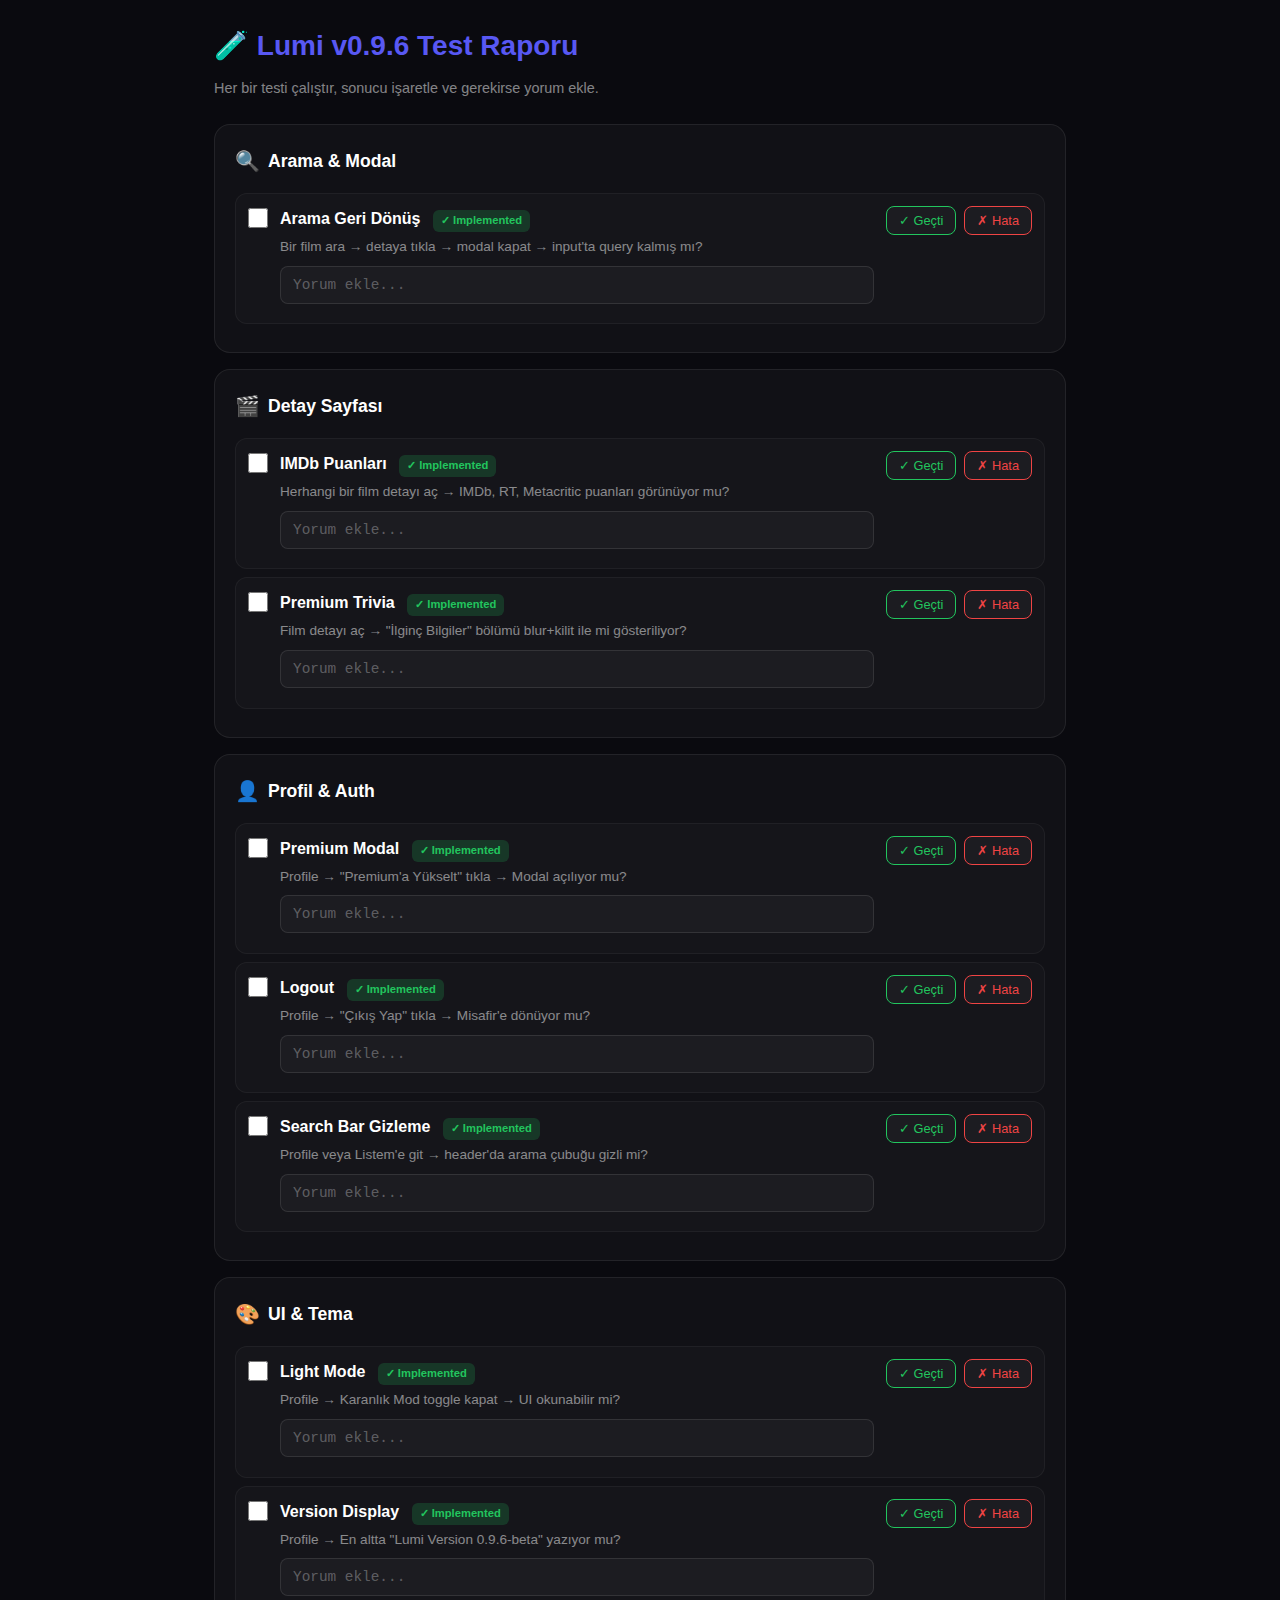
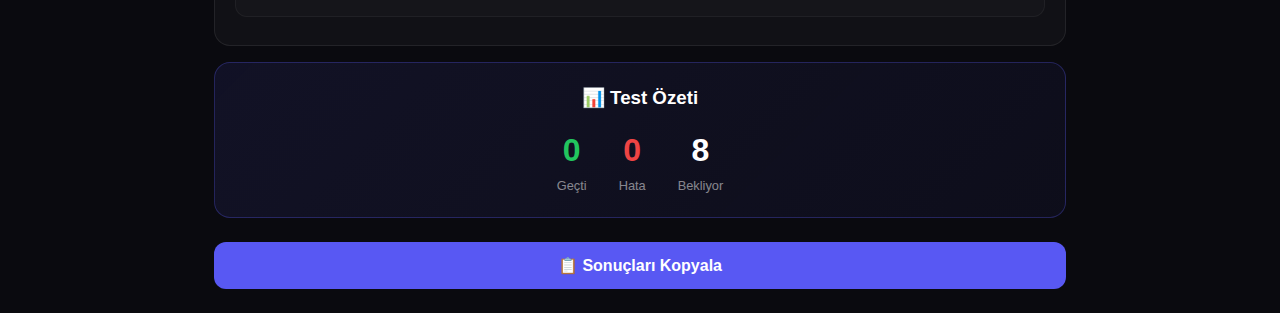
<file: test-report.html>
<!DOCTYPE html>
<html lang="tr">

<head>
    <meta charset="UTF-8">
    <meta name="viewport" content="width=device-width, initial-scale=1.0">
    <title>Lumi v0.9.6 - Test Raporu</title>
    <style>
        * {
            box-sizing: border-box;
            margin: 0;
            padding: 0;
        }

        body {
            font-family: 'Segoe UI', Tahoma, Geneva, Verdana, sans-serif;
            background: #0a0a0f;
            color: #fff;
            padding: 24px;
            max-width: 900px;
            margin: 0 auto;
            line-height: 1.6;
        }

        h1 {
            color: #5858f3;
            margin-bottom: 8px;
            font-size: 1.75rem;
        }

        .subtitle {
            color: rgba(255, 255, 255, 0.5);
            margin-bottom: 24px;
            font-size: 0.9rem;
        }

        .section {
            background: rgba(255, 255, 255, 0.03);
            border: 1px solid rgba(255, 255, 255, 0.08);
            border-radius: 16px;
            padding: 20px;
            margin-bottom: 16px;
        }

        .section h2 {
            font-size: 1.1rem;
            margin-bottom: 16px;
            display: flex;
            align-items: center;
            gap: 8px;
        }

        .section h2 span {
            font-size: 1.25rem;
        }

        .test-item {
            display: grid;
            grid-template-columns: auto 1fr auto;
            gap: 12px;
            align-items: start;
            padding: 12px;
            border-radius: 12px;
            margin-bottom: 8px;
            background: rgba(255, 255, 255, 0.02);
            border: 1px solid rgba(255, 255, 255, 0.05);
        }

        .test-item:hover {
            background: rgba(255, 255, 255, 0.05);
        }

        .test-item input[type="checkbox"] {
            width: 20px;
            height: 20px;
            accent-color: #5858f3;
            cursor: pointer;
            margin-top: 2px;
        }

        .test-info {
            flex: 1;
        }

        .test-name {
            font-weight: 600;
            margin-bottom: 4px;
        }

        .test-how {
            font-size: 0.85rem;
            color: rgba(255, 255, 255, 0.5);
        }

        .test-status {
            display: flex;
            gap: 8px;
        }

        .status-btn {
            padding: 6px 12px;
            border-radius: 8px;
            border: 1px solid rgba(255, 255, 255, 0.1);
            background: rgba(255, 255, 255, 0.03);
            color: rgba(255, 255, 255, 0.6);
            cursor: pointer;
            font-size: 0.8rem;
            transition: all 0.2s;
        }

        .status-btn:hover {
            background: rgba(255, 255, 255, 0.1);
        }

        .status-btn.pass {
            border-color: #22c55e;
            color: #22c55e;
        }

        .status-btn.pass.active {
            background: #22c55e;
            color: #000;
        }

        .status-btn.fail {
            border-color: #ef4444;
            color: #ef4444;
        }

        .status-btn.fail.active {
            background: #ef4444;
            color: #fff;
        }

        .comment-input {
            width: 100%;
            margin-top: 8px;
            padding: 10px 12px;
            border-radius: 8px;
            border: 1px solid rgba(255, 255, 255, 0.1);
            background: rgba(255, 255, 255, 0.03);
            color: #fff;
            font-size: 0.9rem;
            resize: none;
        }

        .comment-input:focus {
            outline: none;
            border-color: #5858f3;
        }

        .comment-input::placeholder {
            color: rgba(255, 255, 255, 0.3);
        }

        .summary {
            background: linear-gradient(135deg, rgba(88, 88, 243, 0.1), rgba(88, 88, 243, 0.05));
            border: 1px solid rgba(88, 88, 243, 0.3);
            border-radius: 16px;
            padding: 20px;
            text-align: center;
        }

        .summary h3 {
            margin-bottom: 12px;
        }

        .stats {
            display: flex;
            justify-content: center;
            gap: 32px;
        }

        .stat {
            text-align: center;
        }

        .stat-value {
            font-size: 2rem;
            font-weight: 700;
        }

        .stat-label {
            font-size: 0.8rem;
            color: rgba(255, 255, 255, 0.5);
        }

        .stat-value.pass {
            color: #22c55e;
        }

        .stat-value.fail {
            color: #ef4444;
        }

        .export-btn {
            display: block;
            width: 100%;
            margin-top: 24px;
            padding: 14px;
            background: #5858f3;
            border: none;
            border-radius: 12px;
            color: #fff;
            font-weight: 600;
            font-size: 1rem;
            cursor: pointer;
            transition: all 0.2s;
        }

        .export-btn:hover {
            background: #4747d6;
            transform: translateY(-2px);
        }

        .completed .test-name {
            text-decoration: line-through;
            opacity: 0.6;
        }

        .badge {
            display: inline-block;
            padding: 2px 8px;
            border-radius: 6px;
            font-size: 0.7rem;
            font-weight: 600;
            margin-left: 8px;
        }

        .badge.done {
            background: rgba(34, 197, 94, 0.2);
            color: #22c55e;
        }

        .badge.pending {
            background: rgba(234, 179, 8, 0.2);
            color: #eab308;
        }
    </style>
</head>

<body>
    <h1>🧪 Lumi v0.9.6 Test Raporu</h1>
    <p class="subtitle">Her bir testi çalıştır, sonucu işaretle ve gerekirse yorum ekle.</p>

    <div class="section">
        <h2><span>🔍</span> Arama & Modal</h2>
        <div class="test-item" data-test="search-restore">
            <input type="checkbox" onchange="toggleComplete(this)">
            <div class="test-info">
                <div class="test-name">Arama Geri Dönüş <span class="badge done">✓ Implemented</span></div>
                <div class="test-how">Bir film ara → detaya tıkla → modal kapat → input'ta query kalmış mı?</div>
                <textarea class="comment-input" placeholder="Yorum ekle..." rows="1"></textarea>
            </div>
            <div class="test-status">
                <button class="status-btn pass" onclick="setStatus(this, 'pass')">✓ Geçti</button>
                <button class="status-btn fail" onclick="setStatus(this, 'fail')">✗ Hata</button>
            </div>
        </div>
    </div>

    <div class="section">
        <h2><span>🎬</span> Detay Sayfası</h2>
        <div class="test-item" data-test="imdb-rating">
            <input type="checkbox" onchange="toggleComplete(this)">
            <div class="test-info">
                <div class="test-name">IMDb Puanları <span class="badge done">✓ Implemented</span></div>
                <div class="test-how">Herhangi bir film detayı aç → IMDb, RT, Metacritic puanları görünüyor mu?</div>
                <textarea class="comment-input" placeholder="Yorum ekle..." rows="1"></textarea>
            </div>
            <div class="test-status">
                <button class="status-btn pass" onclick="setStatus(this, 'pass')">✓ Geçti</button>
                <button class="status-btn fail" onclick="setStatus(this, 'fail')">✗ Hata</button>
            </div>
        </div>
        <div class="test-item" data-test="trivia">
            <input type="checkbox" onchange="toggleComplete(this)">
            <div class="test-info">
                <div class="test-name">Premium Trivia <span class="badge done">✓ Implemented</span></div>
                <div class="test-how">Film detayı aç → "İlginç Bilgiler" bölümü blur+kilit ile mi gösteriliyor?</div>
                <textarea class="comment-input" placeholder="Yorum ekle..." rows="1"></textarea>
            </div>
            <div class="test-status">
                <button class="status-btn pass" onclick="setStatus(this, 'pass')">✓ Geçti</button>
                <button class="status-btn fail" onclick="setStatus(this, 'fail')">✗ Hata</button>
            </div>
        </div>
    </div>

    <div class="section">
        <h2><span>👤</span> Profil & Auth</h2>
        <div class="test-item" data-test="premium-btn">
            <input type="checkbox" onchange="toggleComplete(this)">
            <div class="test-info">
                <div class="test-name">Premium Modal <span class="badge done">✓ Implemented</span></div>
                <div class="test-how">Profile → "Premium'a Yükselt" tıkla → Modal açılıyor mu?</div>
                <textarea class="comment-input" placeholder="Yorum ekle..." rows="1"></textarea>
            </div>
            <div class="test-status">
                <button class="status-btn pass" onclick="setStatus(this, 'pass')">✓ Geçti</button>
                <button class="status-btn fail" onclick="setStatus(this, 'fail')">✗ Hata</button>
            </div>
        </div>
        <div class="test-item" data-test="logout-btn">
            <input type="checkbox" onchange="toggleComplete(this)">
            <div class="test-info">
                <div class="test-name">Logout <span class="badge done">✓ Implemented</span></div>
                <div class="test-how">Profile → "Çıkış Yap" tıkla → Misafir'e dönüyor mu?</div>
                <textarea class="comment-input" placeholder="Yorum ekle..." rows="1"></textarea>
            </div>
            <div class="test-status">
                <button class="status-btn pass" onclick="setStatus(this, 'pass')">✓ Geçti</button>
                <button class="status-btn fail" onclick="setStatus(this, 'fail')">✗ Hata</button>
            </div>
        </div>
        <div class="test-item" data-test="search-hide">
            <input type="checkbox" onchange="toggleComplete(this)">
            <div class="test-info">
                <div class="test-name">Search Bar Gizleme <span class="badge done">✓ Implemented</span></div>
                <div class="test-how">Profile veya Listem'e git → header'da arama çubuğu gizli mi?</div>
                <textarea class="comment-input" placeholder="Yorum ekle..." rows="1"></textarea>
            </div>
            <div class="test-status">
                <button class="status-btn pass" onclick="setStatus(this, 'pass')">✓ Geçti</button>
                <button class="status-btn fail" onclick="setStatus(this, 'fail')">✗ Hata</button>
            </div>
        </div>
    </div>

    <div class="section">
        <h2><span>🎨</span> UI & Tema</h2>
        <div class="test-item" data-test="light-mode">
            <input type="checkbox" onchange="toggleComplete(this)">
            <div class="test-info">
                <div class="test-name">Light Mode <span class="badge done">✓ Implemented</span></div>
                <div class="test-how">Profile → Karanlık Mod toggle kapat → UI okunabilir mi?</div>
                <textarea class="comment-input" placeholder="Yorum ekle..." rows="1"></textarea>
            </div>
            <div class="test-status">
                <button class="status-btn pass" onclick="setStatus(this, 'pass')">✓ Geçti</button>
                <button class="status-btn fail" onclick="setStatus(this, 'fail')">✗ Hata</button>
            </div>
        </div>
        <div class="test-item" data-test="version">
            <input type="checkbox" onchange="toggleComplete(this)">
            <div class="test-info">
                <div class="test-name">Version Display <span class="badge done">✓ Implemented</span></div>
                <div class="test-how">Profile → En altta "Lumi Version 0.9.6-beta" yazıyor mu?</div>
                <textarea class="comment-input" placeholder="Yorum ekle..." rows="1"></textarea>
            </div>
            <div class="test-status">
                <button class="status-btn pass" onclick="setStatus(this, 'pass')">✓ Geçti</button>
                <button class="status-btn fail" onclick="setStatus(this, 'fail')">✗ Hata</button>
            </div>
        </div>
    </div>

    <div class="summary">
        <h3>📊 Test Özeti</h3>
        <div class="stats">
            <div class="stat">
                <div class="stat-value pass" id="pass-count">0</div>
                <div class="stat-label">Geçti</div>
            </div>
            <div class="stat">
                <div class="stat-value fail" id="fail-count">0</div>
                <div class="stat-label">Hata</div>
            </div>
            <div class="stat">
                <div class="stat-value" id="pending-count">8</div>
                <div class="stat-label">Bekliyor</div>
            </div>
        </div>
    </div>

    <button class="export-btn" onclick="exportResults()">📋 Sonuçları Kopyala</button>

    <script>
        function setStatus(btn, status) {
            const container = btn.closest('.test-status');
            container.querySelectorAll('.status-btn').forEach(b => b.classList.remove('active'));
            btn.classList.add('active');
            updateSummary();
        }

        function toggleComplete(checkbox) {
            const item = checkbox.closest('.test-item');
            if (checkbox.checked) {
                item.classList.add('completed');
            } else {
                item.classList.remove('completed');
            }
        }

        function updateSummary() {
            const passCount = document.querySelectorAll('.status-btn.pass.active').length;
            const failCount = document.querySelectorAll('.status-btn.fail.active').length;
            const total = document.querySelectorAll('.test-item').length;

            document.getElementById('pass-count').textContent = passCount;
            document.getElementById('fail-count').textContent = failCount;
            document.getElementById('pending-count').textContent = total - passCount - failCount;
        }

        function exportResults() {
            let results = '# Lumi v0.9.6 Test Sonuçları\n\n';
            document.querySelectorAll('.test-item').forEach(item => {
                const name = item.querySelector('.test-name').textContent.split('✓')[0].trim();
                const pass = item.querySelector('.status-btn.pass.active');
                const fail = item.querySelector('.status-btn.fail.active');
                const comment = item.querySelector('.comment-input').value;

                let status = '⏳ Bekliyor';
                if (pass) status = '✅ Geçti';
                if (fail) status = '❌ Hata';

                results += `- ${name}: ${status}\n`;
                if (comment) results += `  > ${comment}\n`;
            });

            navigator.clipboard.writeText(results).then(() => {
                alert('Sonuçlar panoya kopyalandı!');
            });
        }
    </script>
</body>

</html>
</file>
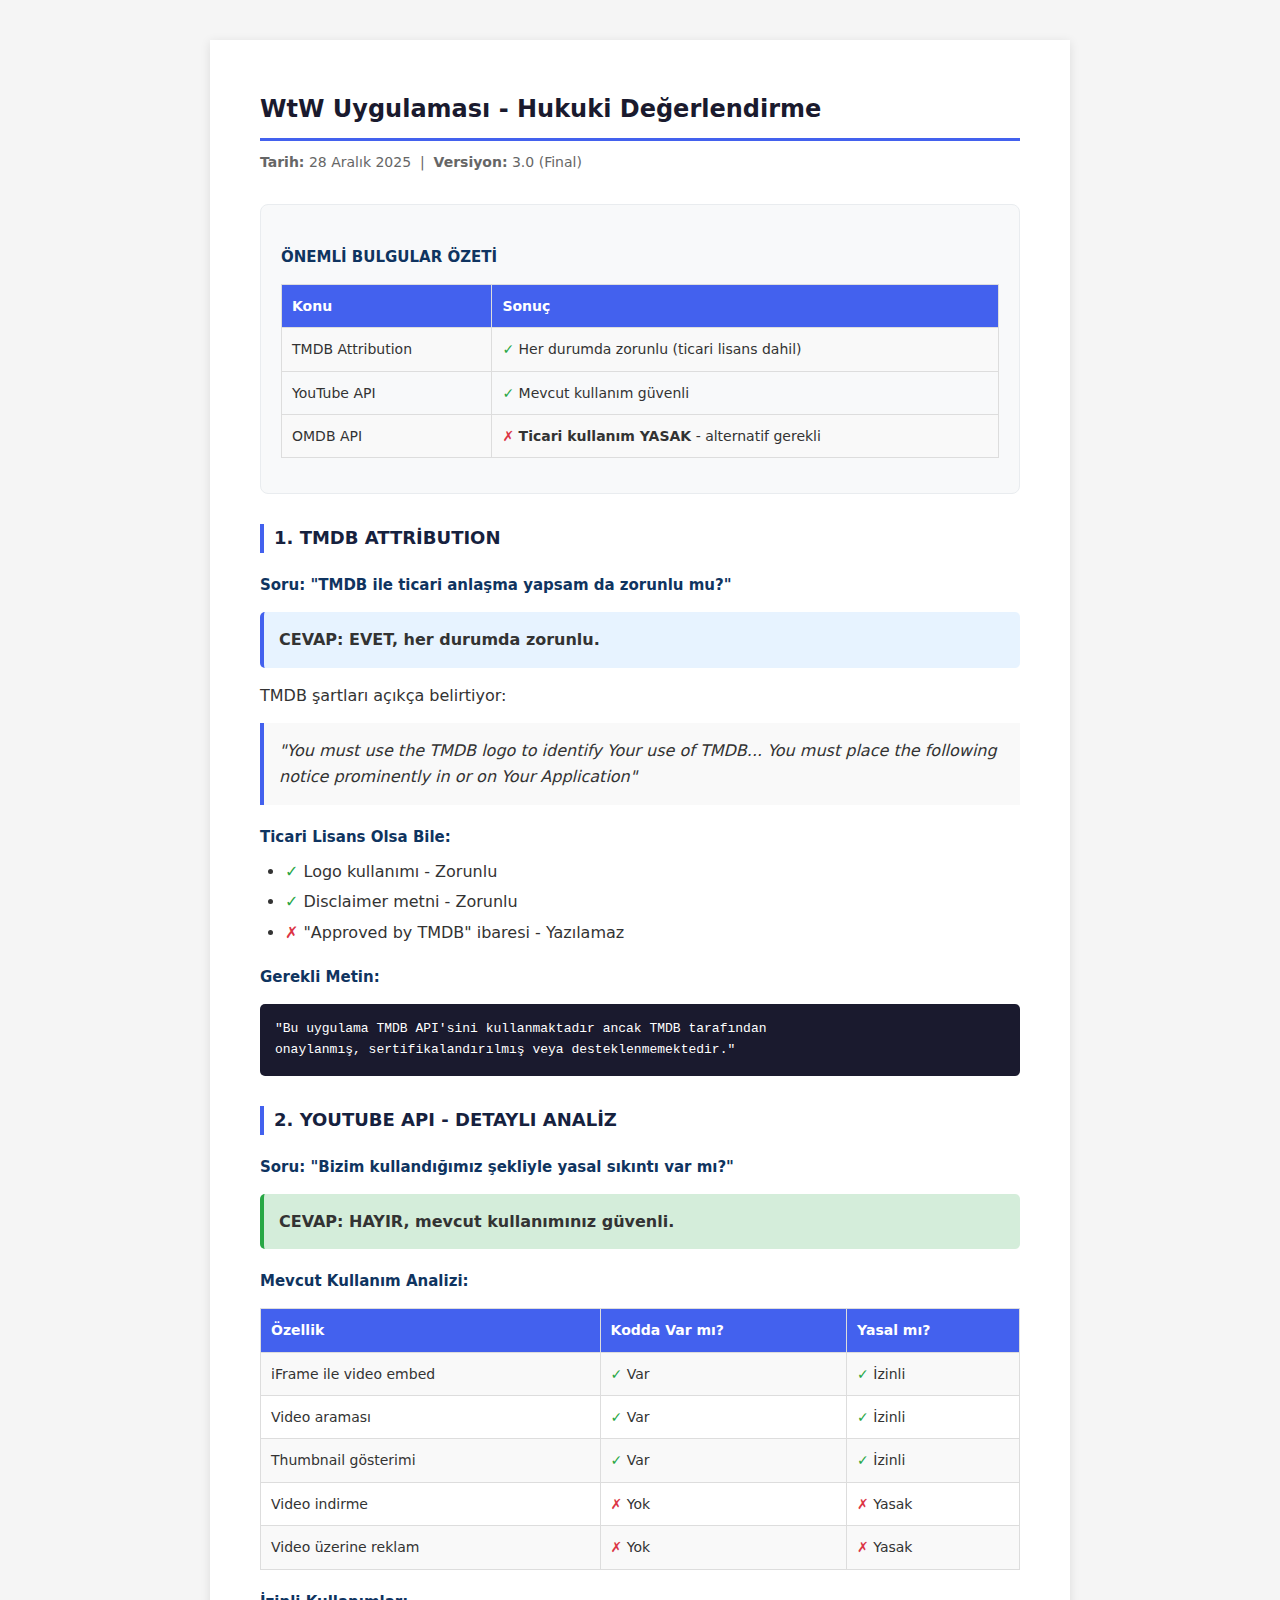
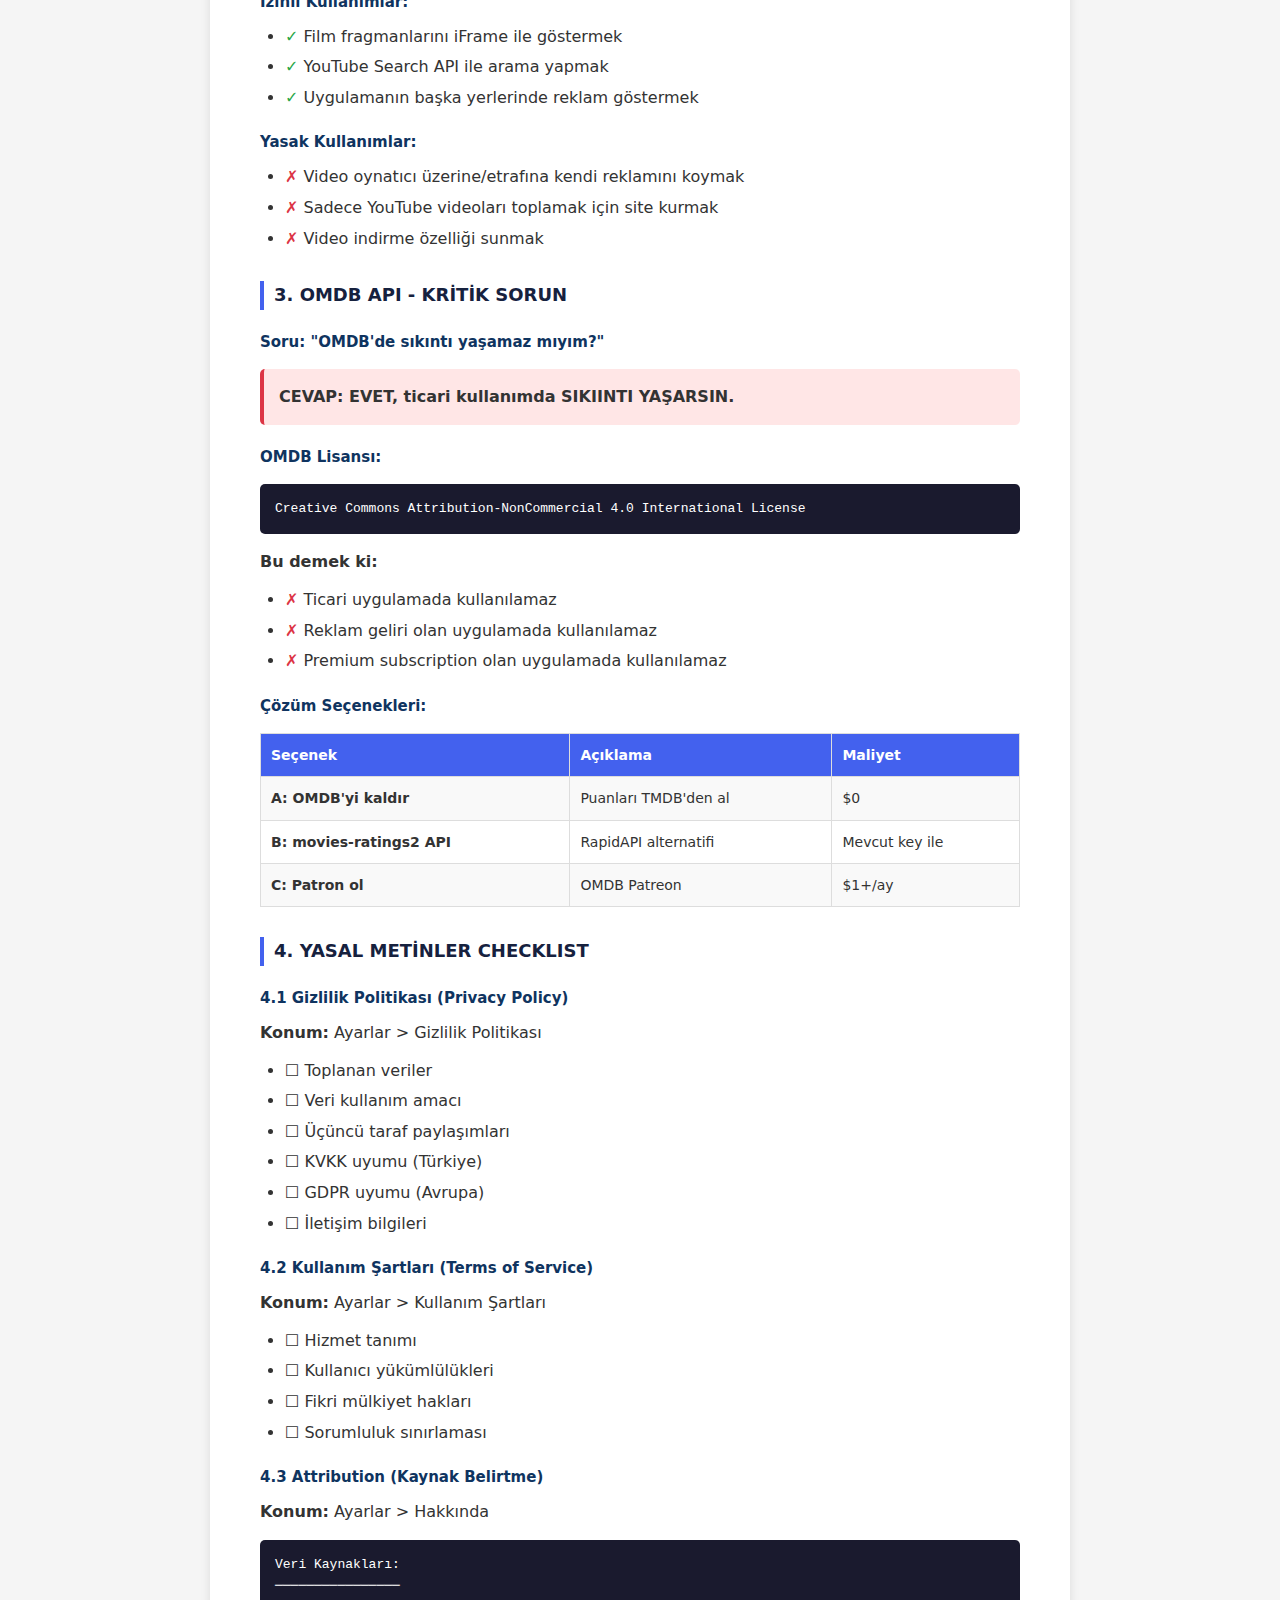
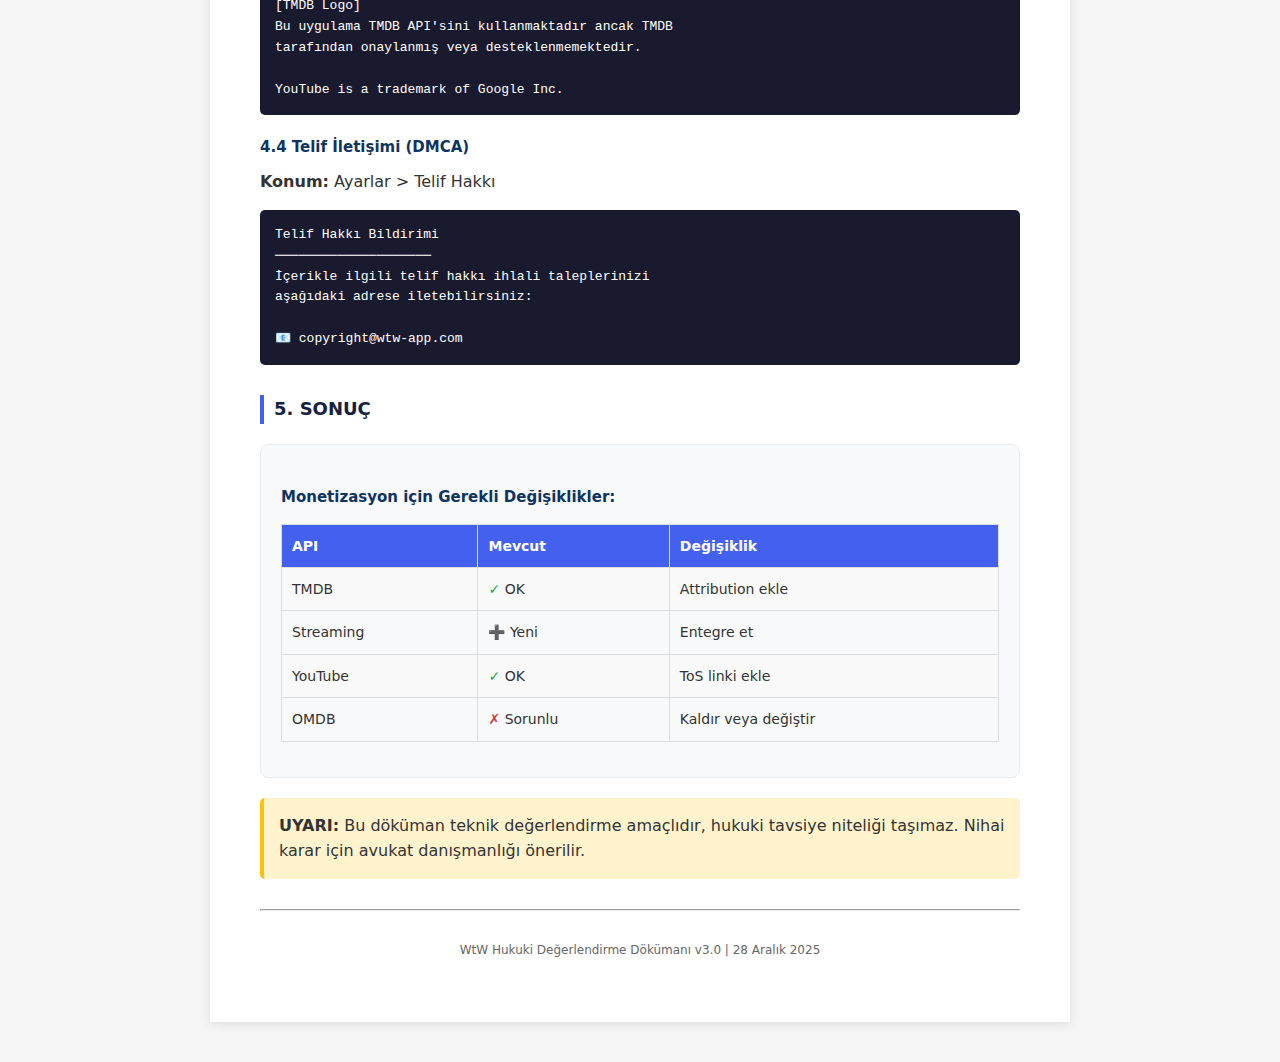
<file: docs/legal_briefing.html>
<!DOCTYPE html>
<html lang="tr">

<head>
    <meta charset="UTF-8">
    <meta name="viewport" content="width=device-width, initial-scale=1.0">
    <title>WtW Uygulaması - Hukuki Değerlendirme</title>
    <style>
        * {
            margin: 0;
            padding: 0;
            box-sizing: border-box;
        }

        body {
            font-family: 'Segoe UI', system-ui, sans-serif;
            line-height: 1.6;
            color: #333;
            max-width: 900px;
            margin: 0 auto;
            padding: 40px 20px;
            background: #f5f5f5;
        }

        .document {
            background: white;
            padding: 50px;
            box-shadow: 0 2px 10px rgba(0, 0, 0, 0.1);
        }

        h1 {
            color: #1a1a2e;
            font-size: 24px;
            margin-bottom: 10px;
            border-bottom: 3px solid #4361ee;
            padding-bottom: 10px;
        }

        h2 {
            color: #16213e;
            font-size: 18px;
            margin-top: 30px;
            margin-bottom: 15px;
            border-left: 4px solid #4361ee;
            padding-left: 10px;
        }

        h3 {
            color: #0f3460;
            font-size: 15px;
            margin-top: 20px;
            margin-bottom: 10px;
        }

        p {
            margin-bottom: 12px;
        }

        table {
            width: 100%;
            border-collapse: collapse;
            margin: 15px 0;
            font-size: 14px;
        }

        th,
        td {
            border: 1px solid #ddd;
            padding: 10px;
            text-align: left;
        }

        th {
            background: #4361ee;
            color: white;
        }

        tr:nth-child(even) {
            background: #f9f9f9;
        }

        code {
            background: #f4f4f4;
            padding: 2px 6px;
            border-radius: 3px;
            font-family: 'Consolas', monospace;
            font-size: 13px;
        }

        pre {
            background: #1a1a2e;
            color: #fff;
            padding: 15px;
            border-radius: 5px;
            overflow-x: auto;
            margin: 15px 0;
            font-size: 13px;
        }

        .alert {
            padding: 15px;
            border-radius: 5px;
            margin: 15px 0;
        }

        .alert-danger {
            background: #ffe6e6;
            border-left: 4px solid #dc3545;
        }

        .alert-warning {
            background: #fff3cd;
            border-left: 4px solid #ffc107;
        }

        .alert-success {
            background: #d4edda;
            border-left: 4px solid #28a745;
        }

        .alert-info {
            background: #e7f3ff;
            border-left: 4px solid #4361ee;
        }

        .header-info {
            color: #666;
            font-size: 14px;
            margin-bottom: 30px;
        }

        .summary-box {
            background: #f8f9fa;
            padding: 20px;
            border-radius: 8px;
            margin: 20px 0;
            border: 1px solid #e9ecef;
        }

        ul,
        ol {
            margin-left: 25px;
            margin-bottom: 15px;
        }

        li {
            margin-bottom: 5px;
        }

        .check {
            color: #28a745;
        }

        .cross {
            color: #dc3545;
        }

        .warn {
            color: #ffc107;
        }

        @media print {
            body {
                background: white;
                padding: 0;
            }

            .document {
                box-shadow: none;
                padding: 20px;
            }
        }
    </style>
</head>

<body>
    <div class="document">
        <h1>WtW Uygulaması - Hukuki Değerlendirme</h1>
        <p class="header-info">
            <strong>Tarih:</strong> 28 Aralık 2025 &nbsp;|&nbsp;
            <strong>Versiyon:</strong> 3.0 (Final)
        </p>

        <div class="summary-box">
            <h3>ÖNEMLİ BULGULAR ÖZETİ</h3>
            <table>
                <tr>
                    <th>Konu</th>
                    <th>Sonuç</th>
                </tr>
                <tr>
                    <td>TMDB Attribution</td>
                    <td><span class="check">✓</span> Her durumda zorunlu (ticari lisans dahil)</td>
                </tr>
                <tr>
                    <td>YouTube API</td>
                    <td><span class="check">✓</span> Mevcut kullanım güvenli</td>
                </tr>
                <tr>
                    <td>OMDB API</td>
                    <td><span class="cross">✗</span> <strong>Ticari kullanım YASAK</strong> - alternatif gerekli</td>
                </tr>
            </table>
        </div>

        <h2>1. TMDB ATTRİBUTION</h2>

        <h3>Soru: "TMDB ile ticari anlaşma yapsam da zorunlu mu?"</h3>
        <div class="alert alert-info">
            <strong>CEVAP: EVET, her durumda zorunlu.</strong>
        </div>

        <p>TMDB şartları açıkça belirtiyor:</p>
        <blockquote
            style="background:#f9f9f9; padding:15px; border-left:4px solid #4361ee; margin:15px 0; font-style:italic;">
            "You must use the TMDB logo to identify Your use of TMDB... You must place the following notice prominently
            in or on Your Application"
        </blockquote>

        <h3>Ticari Lisans Olsa Bile:</h3>
        <ul>
            <li><span class="check">✓</span> Logo kullanımı - Zorunlu</li>
            <li><span class="check">✓</span> Disclaimer metni - Zorunlu</li>
            <li><span class="cross">✗</span> "Approved by TMDB" ibaresi - Yazılamaz</li>
        </ul>

        <h3>Gerekli Metin:</h3>
        <pre>"Bu uygulama TMDB API'sini kullanmaktadır ancak TMDB tarafından 
onaylanmış, sertifikalandırılmış veya desteklenmemektedir."</pre>

        <h2>2. YOUTUBE API - DETAYLI ANALİZ</h2>

        <h3>Soru: "Bizim kullandığımız şekliyle yasal sıkıntı var mı?"</h3>
        <div class="alert alert-success">
            <strong>CEVAP: HAYIR, mevcut kullanımınız güvenli.</strong>
        </div>

        <h3>Mevcut Kullanım Analizi:</h3>
        <table>
            <tr>
                <th>Özellik</th>
                <th>Kodda Var mı?</th>
                <th>Yasal mı?</th>
            </tr>
            <tr>
                <td>iFrame ile video embed</td>
                <td><span class="check">✓</span> Var</td>
                <td><span class="check">✓</span> İzinli</td>
            </tr>
            <tr>
                <td>Video araması</td>
                <td><span class="check">✓</span> Var</td>
                <td><span class="check">✓</span> İzinli</td>
            </tr>
            <tr>
                <td>Thumbnail gösterimi</td>
                <td><span class="check">✓</span> Var</td>
                <td><span class="check">✓</span> İzinli</td>
            </tr>
            <tr>
                <td>Video indirme</td>
                <td><span class="cross">✗</span> Yok</td>
                <td><span class="cross">✗</span> Yasak</td>
            </tr>
            <tr>
                <td>Video üzerine reklam</td>
                <td><span class="cross">✗</span> Yok</td>
                <td><span class="cross">✗</span> Yasak</td>
            </tr>
        </table>

        <h3>İzinli Kullanımlar:</h3>
        <ul>
            <li><span class="check">✓</span> Film fragmanlarını iFrame ile göstermek</li>
            <li><span class="check">✓</span> YouTube Search API ile arama yapmak</li>
            <li><span class="check">✓</span> Uygulamanın başka yerlerinde reklam göstermek</li>
        </ul>

        <h3>Yasak Kullanımlar:</h3>
        <ul>
            <li><span class="cross">✗</span> Video oynatıcı üzerine/etrafına kendi reklamını koymak</li>
            <li><span class="cross">✗</span> Sadece YouTube videoları toplamak için site kurmak</li>
            <li><span class="cross">✗</span> Video indirme özelliği sunmak</li>
        </ul>

        <h2>3. OMDB API - KRİTİK SORUN</h2>

        <h3>Soru: "OMDB'de sıkıntı yaşamaz mıyım?"</h3>
        <div class="alert alert-danger">
            <strong>CEVAP: EVET, ticari kullanımda SIKIINTI YAŞARSIN.</strong>
        </div>

        <h3>OMDB Lisansı:</h3>
        <pre>Creative Commons Attribution-NonCommercial 4.0 International License</pre>

        <p><strong>Bu demek ki:</strong></p>
        <ul>
            <li><span class="cross">✗</span> Ticari uygulamada kullanılamaz</li>
            <li><span class="cross">✗</span> Reklam geliri olan uygulamada kullanılamaz</li>
            <li><span class="cross">✗</span> Premium subscription olan uygulamada kullanılamaz</li>
        </ul>

        <h3>Çözüm Seçenekleri:</h3>
        <table>
            <tr>
                <th>Seçenek</th>
                <th>Açıklama</th>
                <th>Maliyet</th>
            </tr>
            <tr>
                <td><strong>A: OMDB'yi kaldır</strong></td>
                <td>Puanları TMDB'den al</td>
                <td>$0</td>
            </tr>
            <tr>
                <td><strong>B: movies-ratings2 API</strong></td>
                <td>RapidAPI alternatifi</td>
                <td>Mevcut key ile</td>
            </tr>
            <tr>
                <td><strong>C: Patron ol</strong></td>
                <td>OMDB Patreon</td>
                <td>$1+/ay</td>
            </tr>
        </table>

        <h2>4. YASAL METİNLER CHECKLIST</h2>

        <h3>4.1 Gizlilik Politikası (Privacy Policy)</h3>
        <p><strong>Konum:</strong> Ayarlar > Gizlilik Politikası</p>
        <ul>
            <li>☐ Toplanan veriler</li>
            <li>☐ Veri kullanım amacı</li>
            <li>☐ Üçüncü taraf paylaşımları</li>
            <li>☐ KVKK uyumu (Türkiye)</li>
            <li>☐ GDPR uyumu (Avrupa)</li>
            <li>☐ İletişim bilgileri</li>
        </ul>

        <h3>4.2 Kullanım Şartları (Terms of Service)</h3>
        <p><strong>Konum:</strong> Ayarlar > Kullanım Şartları</p>
        <ul>
            <li>☐ Hizmet tanımı</li>
            <li>☐ Kullanıcı yükümlülükleri</li>
            <li>☐ Fikri mülkiyet hakları</li>
            <li>☐ Sorumluluk sınırlaması</li>
        </ul>

        <h3>4.3 Attribution (Kaynak Belirtme)</h3>
        <p><strong>Konum:</strong> Ayarlar > Hakkında</p>
        <pre>Veri Kaynakları:
────────────────
[TMDB Logo]
Bu uygulama TMDB API'sini kullanmaktadır ancak TMDB 
tarafından onaylanmış veya desteklenmemektedir.

YouTube is a trademark of Google Inc.</pre>

        <h3>4.4 Telif İletişimi (DMCA)</h3>
        <p><strong>Konum:</strong> Ayarlar > Telif Hakkı</p>
        <pre>Telif Hakkı Bildirimi
────────────────────
İçerikle ilgili telif hakkı ihlali taleplerinizi 
aşağıdaki adrese iletebilirsiniz:

📧 copyright@wtw-app.com</pre>

        <h2>5. SONUÇ</h2>

        <div class="summary-box">
            <h3>Monetizasyon için Gerekli Değişiklikler:</h3>
            <table>
                <tr>
                    <th>API</th>
                    <th>Mevcut</th>
                    <th>Değişiklik</th>
                </tr>
                <tr>
                    <td>TMDB</td>
                    <td><span class="check">✓</span> OK</td>
                    <td>Attribution ekle</td>
                </tr>
                <tr>
                    <td>Streaming</td>
                    <td>➕ Yeni</td>
                    <td>Entegre et</td>
                </tr>
                <tr>
                    <td>YouTube</td>
                    <td><span class="check">✓</span> OK</td>
                    <td>ToS linki ekle</td>
                </tr>
                <tr>
                    <td>OMDB</td>
                    <td><span class="cross">✗</span> Sorunlu</td>
                    <td>Kaldır veya değiştir</td>
                </tr>
            </table>
        </div>

        <div class="alert alert-warning">
            <strong>UYARI:</strong> Bu döküman teknik değerlendirme amaçlıdır, hukuki tavsiye niteliği taşımaz.
            Nihai karar için avukat danışmanlığı önerilir.
        </div>

        <hr style="margin: 30px 0;">
        <p style="text-align:center; color:#666; font-size:12px;">
            WtW Hukuki Değerlendirme Dökümanı v3.0 | 28 Aralık 2025
        </p>
    </div>
</body>

</html>
</file>
